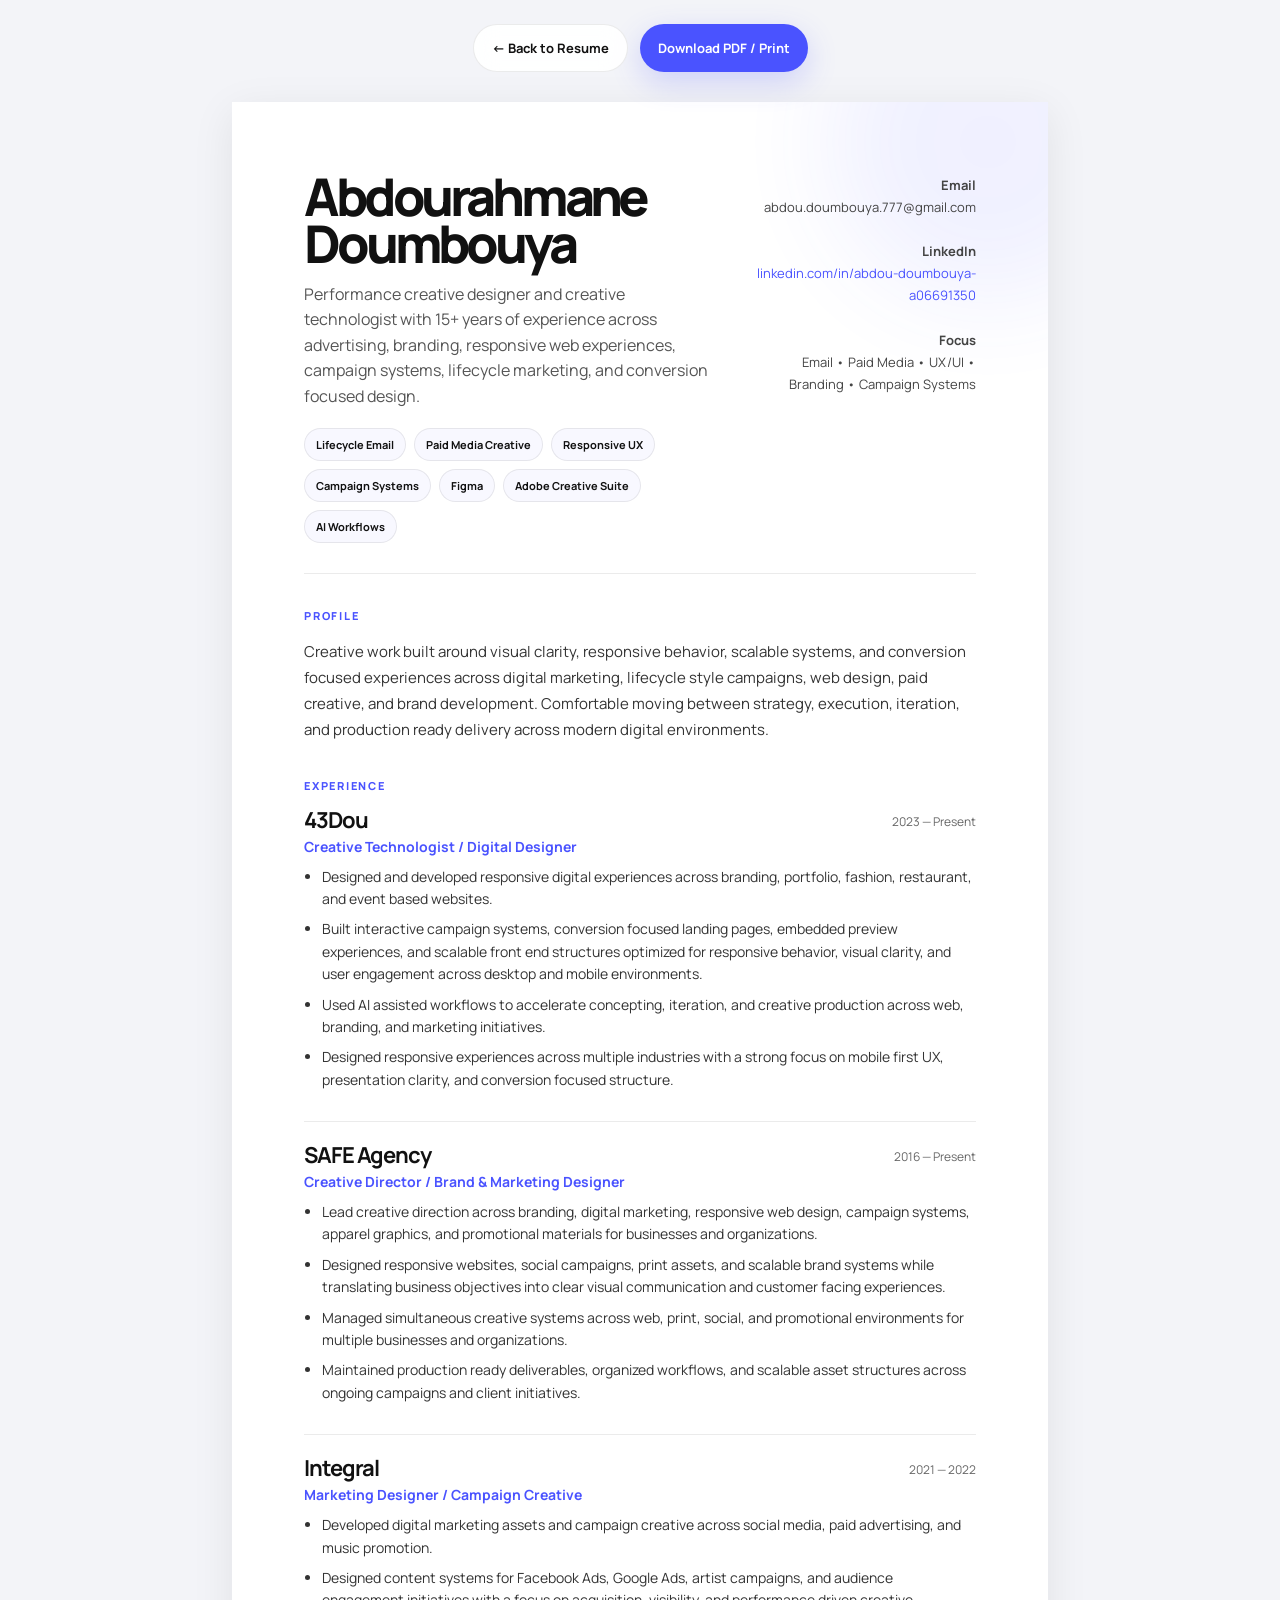
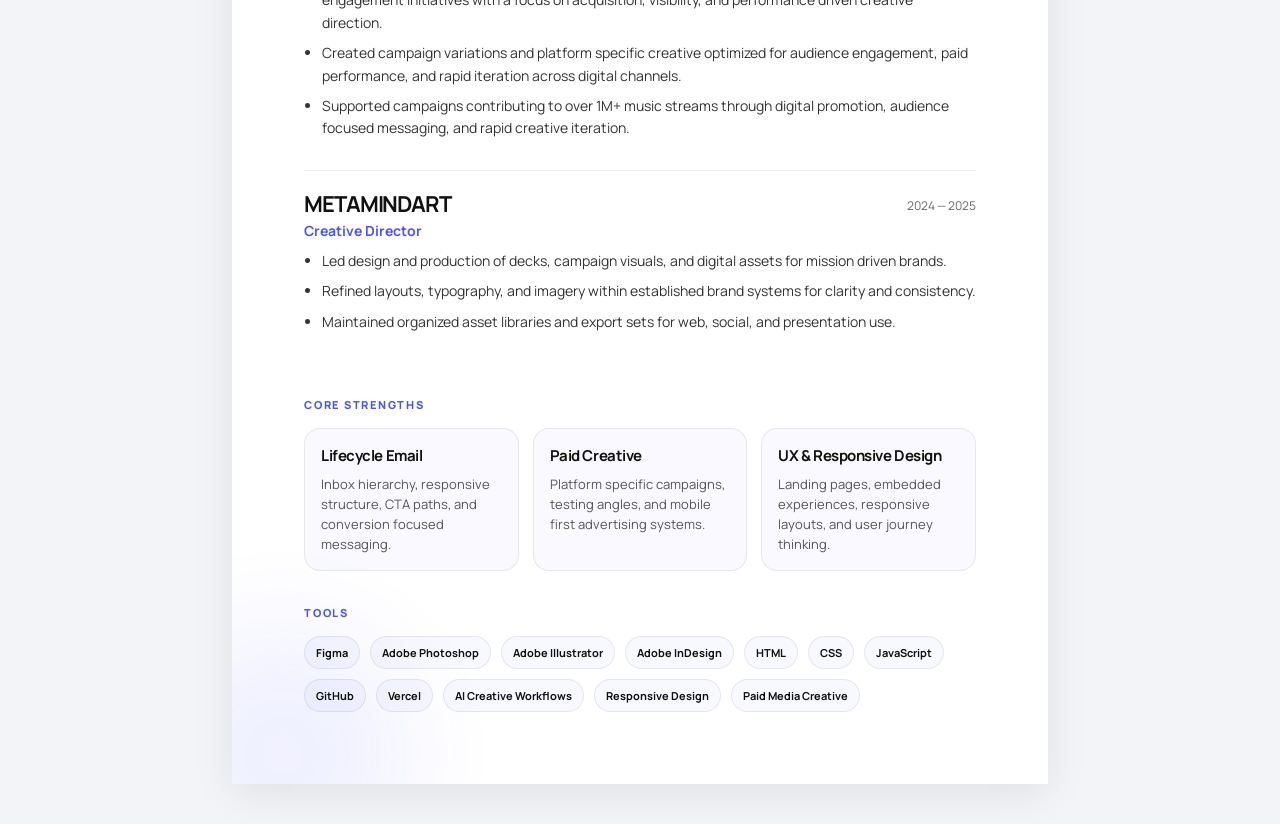
<file: resume-print.html>
<!DOCTYPE html>
<html lang="en">
<head>
  <meta charset="UTF-8" />
  <meta name="viewport" content="width=device-width, initial-scale=1.0" />
  <title>Abdourahmane Doumbouya Resume</title>

  <link rel="preconnect" href="https://fonts.googleapis.com">
  <link rel="preconnect" href="https://fonts.gstatic.com" crossorigin>
  <link href="https://fonts.googleapis.com/css2?family=Manrope:wght@400;500;600;700;800&display=swap" rel="stylesheet">

  <style>
    * {
      box-sizing: border-box;
    }

    body {
      margin: 0;
      background: #f3f4f8;
      font-family: "Manrope", sans-serif;
      color: #111111;
      -webkit-print-color-adjust: exact;
      print-color-adjust: exact;
    }

    .resume-controls {
      position: sticky;
      top: 20px;
      z-index: 999;
      width: fit-content;
      margin: 24px auto -10px;
      display: flex;
      gap: 12px;
    }

    .resume-control-btn {
      appearance: none;
      border: 0;
      text-decoration: none;
      font-family: "Manrope", sans-serif;
      font-size: 13px;
      font-weight: 700;
      border-radius: 999px;
      padding: 14px 18px;
      cursor: pointer;
      transition: transform 0.25s ease, box-shadow 0.25s ease, background 0.25s ease;
    }

    .resume-control-btn:hover {
      transform: translateY(-2px);
    }

    .resume-control-btn.primary {
      background: #4A53FF;
      color: white;
      box-shadow: 0 10px 30px rgba(74,83,255,0.22);
    }

    .resume-control-btn.secondary {
      background: rgba(255,255,255,0.92);
      color: #111111;
      border: 1px solid rgba(0,0,0,0.08);
      backdrop-filter: blur(12px);
    }

    .page {
      width: 8.5in;
      min-height: 11in;
      margin: 40px auto;
      background: #ffffff;
      padding: 0.75in;
      box-shadow: 0 10px 40px rgba(0,0,0,0.08);
      position: relative;
      overflow: hidden;
    }

    .accent-orb {
      position: absolute;
      border-radius: 50%;
      filter: blur(50px);
      opacity: 0.08;
      pointer-events: none;
    }

    .orb-one {
      width: 320px;
      height: 320px;
      background: #4A53FF;
      top: -120px;
      right: -100px;
    }

    .orb-two {
      width: 260px;
      height: 260px;
      background: #4A53FF;
      bottom: -100px;
      left: -80px;
    }

    .topbar {
      display: flex;
      justify-content: space-between;
      align-items: flex-start;
      gap: 40px;
      padding-bottom: 30px;
      border-bottom: 1px solid rgba(0,0,0,0.08);
      position: relative;
      z-index: 2;
    }

    .identity h1 {
      margin: 0;
      font-size: 52px;
      line-height: 0.9;
      letter-spacing: -0.08em;
      font-weight: 800;
    }

    .identity p {
      margin: 14px 0 0;
      font-size: 16px;
      line-height: 1.6;
      color: #555555;
      max-width: 520px;
    }

    .contact {
      text-align: right;
      font-size: 13px;
      line-height: 1.7;
      color: #444444;
      min-width: 220px;
    }

    .contact a {
      color: #4A53FF;
      text-decoration: none;
    }

    .capabilities {
      display: flex;
      flex-wrap: wrap;
      gap: 8px;
      margin-top: 18px;
      position: relative;
      z-index: 2;
    }

    .capabilities span,
    .tools span {
      border: 1px solid rgba(0,0,0,0.08);
      border-radius: 999px;
      padding: 8px 11px;
      font-size: 11px;
      font-weight: 700;
      background: rgba(74,83,255,0.04);
    }

    .section {
      margin-top: 34px;
      position: relative;
      z-index: 2;
    }

    .section-label {
      font-size: 11px;
      font-weight: 800;
      letter-spacing: 0.16em;
      text-transform: uppercase;
      color: #4A53FF;
      margin-bottom: 16px;
    }

    .summary {
      font-size: 15px;
      line-height: 1.75;
      color: #333333;
    }

    .experience-item {
      padding: 22px 0;
      border-top: 1px solid rgba(0,0,0,0.08);
    }

    .experience-item:first-of-type {
      border-top: 0;
      padding-top: 0;
    }

    .experience-head {
      display: flex;
      justify-content: space-between;
      align-items: flex-start;
      gap: 24px;
      margin-bottom: 10px;
    }

    .experience-head h3 {
      margin: 0;
      font-size: 22px;
      letter-spacing: -0.05em;
      line-height: 1;
    }

    .role {
      margin-top: 6px;
      font-size: 14px;
      color: #4A53FF;
      font-weight: 700;
    }

    .dates {
      font-size: 12px;
      color: #666666;
      white-space: nowrap;
      padding-top: 4px;
    }

    .experience-item ul {
      margin: 0;
      padding-left: 18px;
    }

    .experience-item li {
      margin-bottom: 8px;
      font-size: 14px;
      line-height: 1.6;
      color: #333333;
    }

    .skills-grid {
      display: grid;
      grid-template-columns: repeat(3, 1fr);
      gap: 14px;
    }

    .skill-card {
      border: 1px solid rgba(0,0,0,0.08);
      border-radius: 16px;
      padding: 16px;
      background: rgba(74,83,255,0.03);
    }

    .skill-card strong {
      display: block;
      margin-bottom: 8px;
      font-size: 15px;
      letter-spacing: -0.03em;
    }

    .skill-card p {
      margin: 0;
      font-size: 13px;
      line-height: 1.55;
      color: #555555;
    }

    .tools {
      display: flex;
      flex-wrap: wrap;
      gap: 10px;
    }

    @media print {
      body {
        background: #ffffff;
      }

      .resume-controls {
        display: none !important;
      }

      .page {
        width: 100%;
        min-height: auto;
        margin: 0;
        box-shadow: none;
        page-break-after: avoid;
      }
    }

    @media (max-width: 900px) {
      .page {
        width: calc(100% - 24px);
        padding: 32px;
      }

      .topbar,
      .experience-head {
        flex-direction: column;
      }

      .contact {
        text-align: left;
      }

      .skills-grid {
        grid-template-columns: 1fr;
      }

      .resume-controls {
        width: calc(100% - 24px);
        justify-content: center;
        flex-wrap: wrap;
      }
    }
  </style>
</head>

<body>
  <div class="resume-controls">
    <a href="resume.html" class="resume-control-btn secondary">
      ← Back to Resume
    </a>

    <button class="resume-control-btn primary" onclick="window.print()">
      Download PDF / Print
    </button>
  </div>

  <div class="page">
    <div class="accent-orb orb-one"></div>
    <div class="accent-orb orb-two"></div>

    <header class="topbar">
      <div class="identity">
        <h1>Abdourahmane<br>Doumbouya</h1>
        <p>
          Performance creative designer and creative technologist with 15+ years of experience across advertising, branding, responsive web experiences, campaign systems, lifecycle marketing, and conversion focused design.
        </p>

        <div class="capabilities">
          <span>Lifecycle Email</span>
          <span>Paid Media Creative</span>
          <span>Responsive UX</span>
          <span>Campaign Systems</span>
          <span>Figma</span>
          <span>Adobe Creative Suite</span>
          <span>AI Workflows</span>
        </div>
      </div>

      <div class="contact">
        <strong>Email</strong><br>
        abdou.doumbouya.777@gmail.com
        <br><br>

        <strong>LinkedIn</strong><br>
        <a href="https://www.linkedin.com/in/abdou-doumbouya-a06691350/">
          linkedin.com/in/abdou-doumbouya-a06691350
        </a>
        <br><br>

        <strong>Focus</strong><br>
        Email • Paid Media • UX/UI • Branding • Campaign Systems
      </div>
    </header>

    <section class="section">
      <div class="section-label">Profile</div>
      <div class="summary">
        Creative work built around visual clarity, responsive behavior, scalable systems, and conversion focused experiences across digital marketing, lifecycle style campaigns, web design, paid creative, and brand development. Comfortable moving between strategy, execution, iteration, and production ready delivery across modern digital environments.
      </div>
    </section>

    <section class="section">
      <div class="section-label">Experience</div>

      <article class="experience-item">
        <div class="experience-head">
          <div>
            <h3>43Dou</h3>
            <div class="role">Creative Technologist / Digital Designer</div>
          </div>
          <div class="dates">2023 — Present</div>
        </div>

        <ul>
          <li>Designed and developed responsive digital experiences across branding, portfolio, fashion, restaurant, and event based websites.</li>
          <li>Built interactive campaign systems, conversion focused landing pages, embedded preview experiences, and scalable front end structures optimized for responsive behavior, visual clarity, and user engagement across desktop and mobile environments.</li>
          <li>Used AI assisted workflows to accelerate concepting, iteration, and creative production across web, branding, and marketing initiatives.</li>
          <li>Designed responsive experiences across multiple industries with a strong focus on mobile first UX, presentation clarity, and conversion focused structure.</li>
        </ul>
      </article>

      <article class="experience-item">
        <div class="experience-head">
          <div>
            <h3>SAFE Agency</h3>
            <div class="role">Creative Director / Brand & Marketing Designer</div>
          </div>
          <div class="dates">2016 — Present</div>
        </div>

        <ul>
          <li>Lead creative direction across branding, digital marketing, responsive web design, campaign systems, apparel graphics, and promotional materials for businesses and organizations.</li>
          <li>Designed responsive websites, social campaigns, print assets, and scalable brand systems while translating business objectives into clear visual communication and customer facing experiences.</li>
          <li>Managed simultaneous creative systems across web, print, social, and promotional environments for multiple businesses and organizations.</li>
          <li>Maintained production ready deliverables, organized workflows, and scalable asset structures across ongoing campaigns and client initiatives.</li>
        </ul>
      </article>

      <article class="experience-item">
        <div class="experience-head">
          <div>
            <h3>Integral</h3>
            <div class="role">Marketing Designer / Campaign Creative</div>
          </div>
          <div class="dates">2021 — 2022</div>
        </div>

        <ul>
          <li>Developed digital marketing assets and campaign creative across social media, paid advertising, and music promotion.</li>
          <li>Designed content systems for Facebook Ads, Google Ads, artist campaigns, and audience engagement initiatives with a focus on acquisition, visibility, and performance driven creative direction.</li>
          <li>Created campaign variations and platform specific creative optimized for audience engagement, paid performance, and rapid iteration across digital channels.</li>
          <li>Supported campaigns contributing to over 1M+ music streams through digital promotion, audience focused messaging, and rapid creative iteration.</li>
        </ul>
      </article>

      <article class="experience-item">
        <div class="experience-head">
          <div>
            <h3>METAMINDART</h3>
            <div class="role">Creative Director</div>
          </div>
          <div class="dates">2024 — 2025</div>
        </div>

        <ul>
          <li>Led design and production of decks, campaign visuals, and digital assets for mission driven brands.</li>
          <li>Refined layouts, typography, and imagery within established brand systems for clarity and consistency.</li>
          <li>Maintained organized asset libraries and export sets for web, social, and presentation use.</li>
        </ul>
      </article>
    </section>

    <section class="section">
      <div class="section-label">Core Strengths</div>

      <div class="skills-grid">
        <div class="skill-card">
          <strong>Lifecycle Email</strong>
          <p>Inbox hierarchy, responsive structure, CTA paths, and conversion focused messaging.</p>
        </div>

        <div class="skill-card">
          <strong>Paid Creative</strong>
          <p>Platform specific campaigns, testing angles, and mobile first advertising systems.</p>
        </div>

        <div class="skill-card">
          <strong>UX & Responsive Design</strong>
          <p>Landing pages, embedded experiences, responsive layouts, and user journey thinking.</p>
        </div>
      </div>
    </section>

    <section class="section">
      <div class="section-label">Tools</div>

      <div class="tools">
        <span>Figma</span>
        <span>Adobe Photoshop</span>
        <span>Adobe Illustrator</span>
        <span>Adobe InDesign</span>
        <span>HTML</span>
        <span>CSS</span>
        <span>JavaScript</span>
        <span>GitHub</span>
        <span>Vercel</span>
        <span>AI Creative Workflows</span>
        <span>Responsive Design</span>
        <span>Paid Media Creative</span>
      </div>
    </section>
  </div>
</body>
</html>
</file>
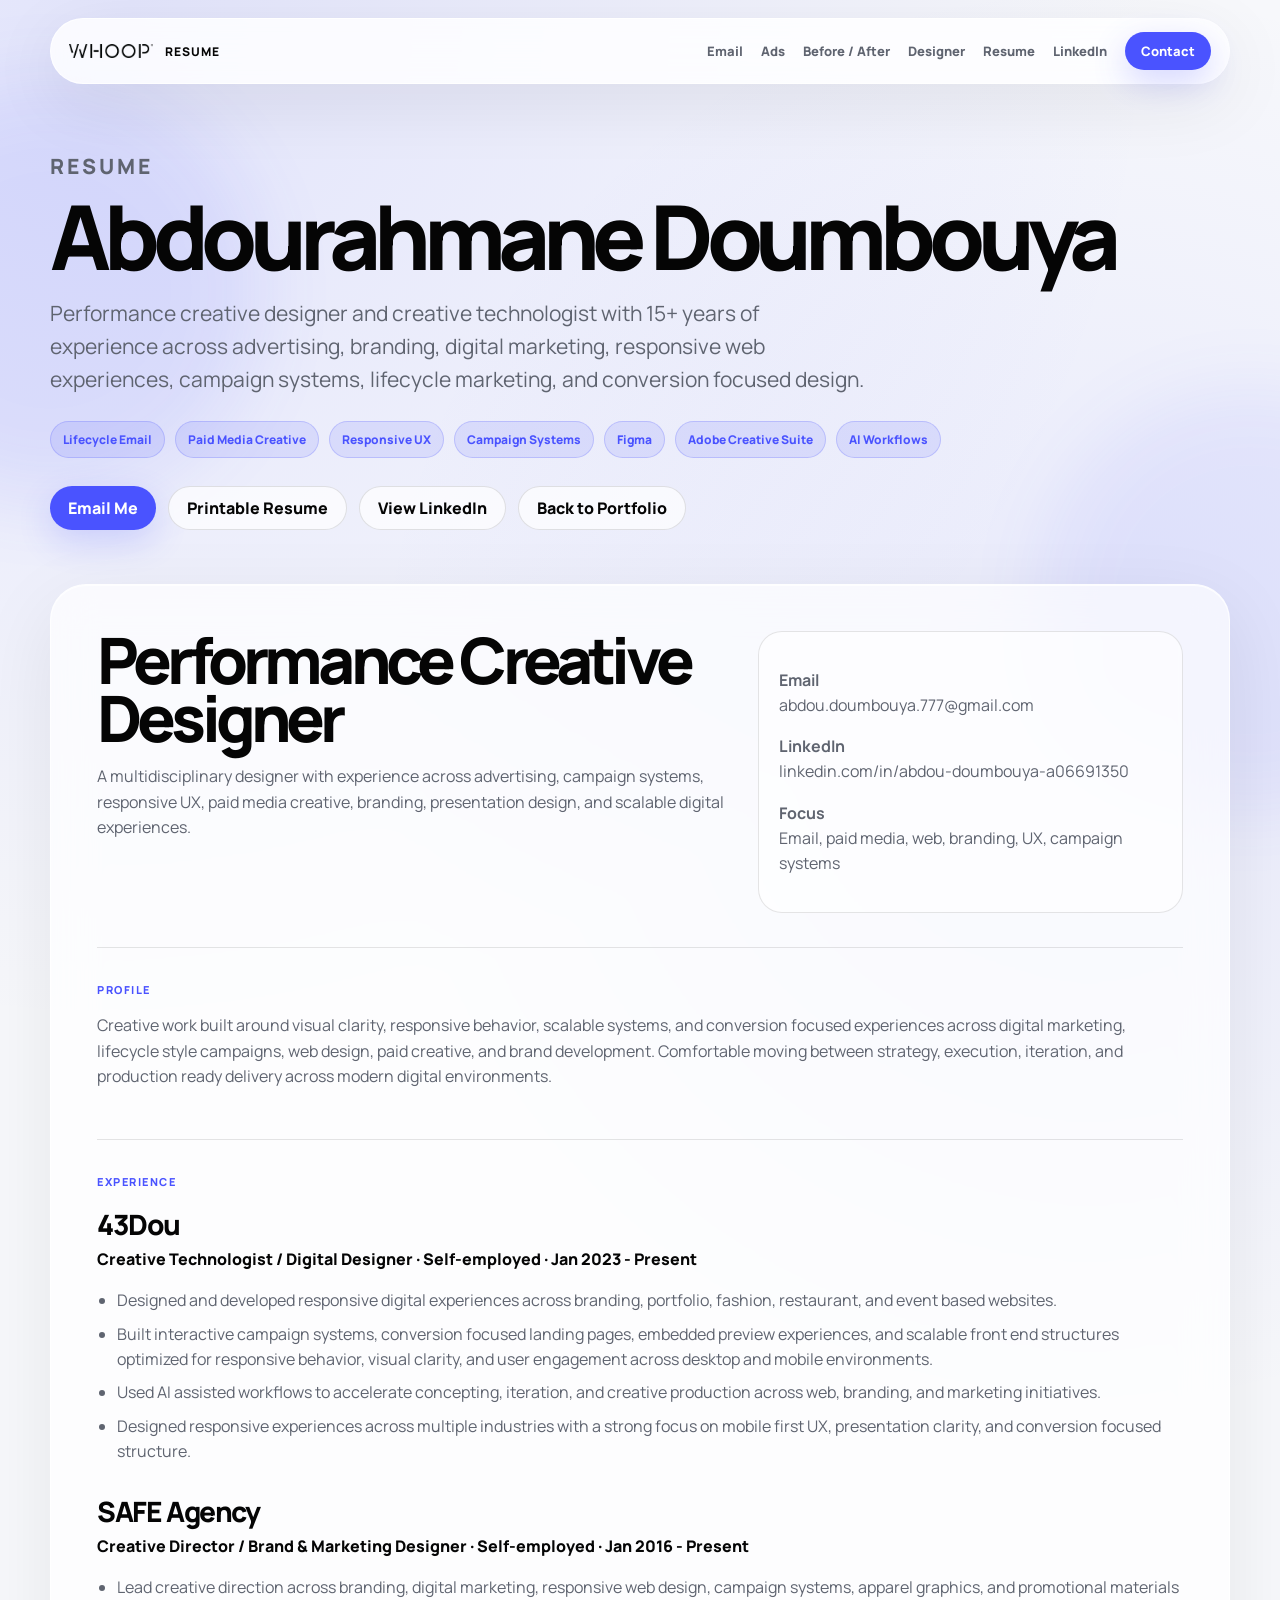
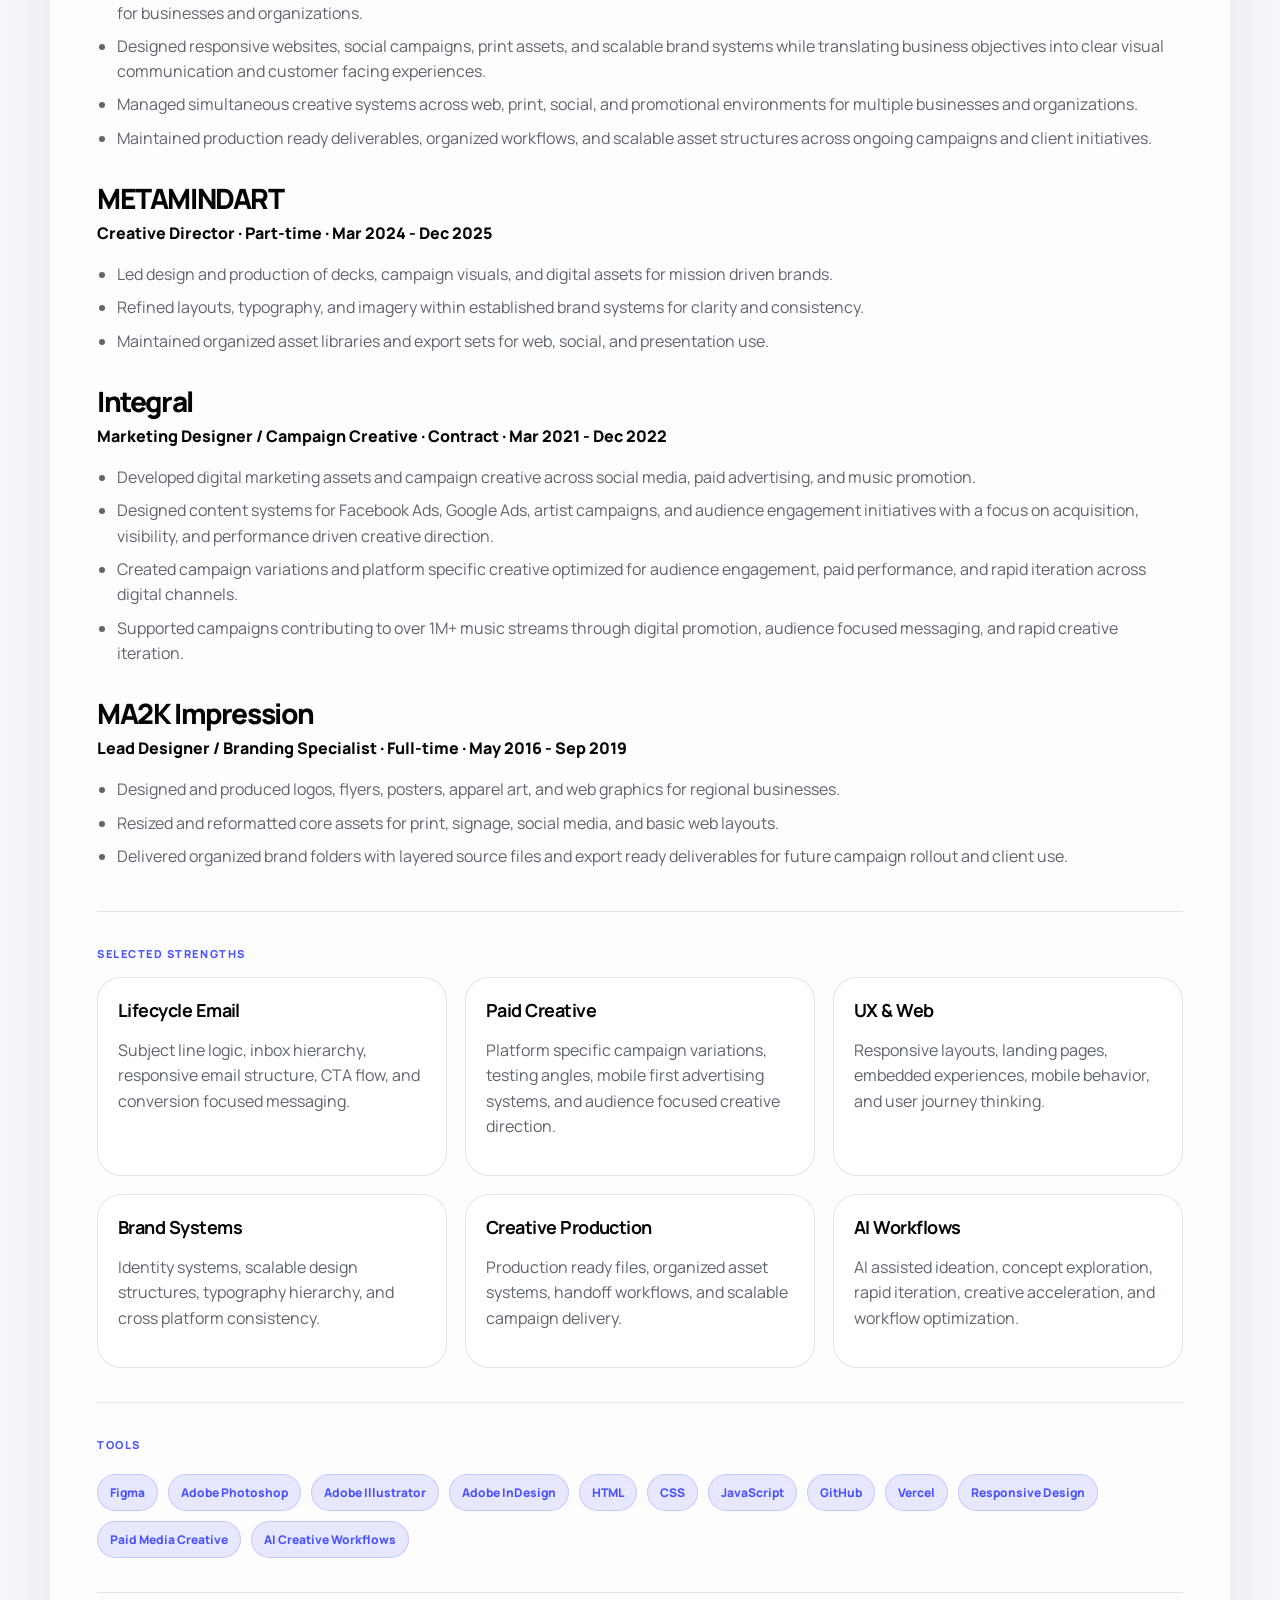
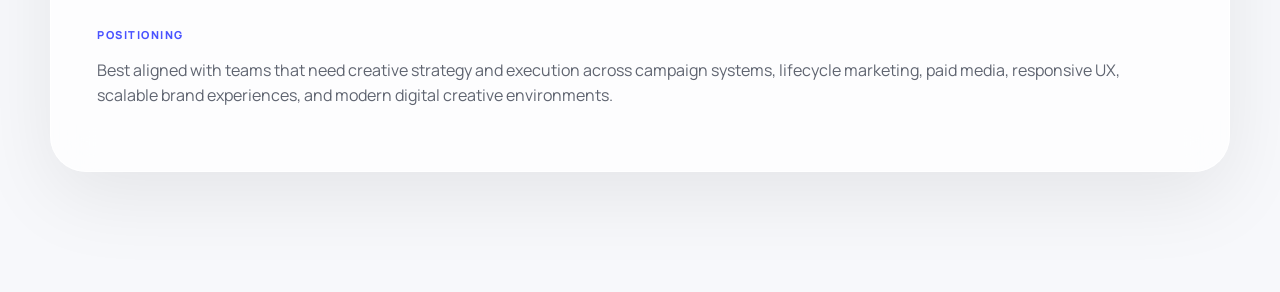
<file: resume.html>
<!DOCTYPE html>
<html lang="en">
<head>
  <meta charset="UTF-8" />
  <meta name="viewport" content="width=device-width, initial-scale=1.0" />

  <title>Resume | Abdourahmane Doumbouya</title>
  <meta name="description" content="Resume for Abdourahmane Doumbouya, performance creative designer and creative technologist." />

  <link rel="preconnect" href="https://fonts.googleapis.com">
  <link rel="preconnect" href="https://fonts.gstatic.com" crossorigin>
  <link href="https://fonts.googleapis.com/css2?family=Manrope:wght@400;500;600;700;800&display=swap" rel="stylesheet">

  <link rel="stylesheet" href="style.css" />
</head>

<body>
  <div class="background-orb orb-one"></div>
  <div class="background-orb orb-two"></div>

  <header class="site-header">
    <a href="index.html" class="brand-lockup">
      <img src="img/whoop_logo.png" alt="WHOOP logo" />
      <span>Resume</span>
    </a>

    <nav>
      <a href="index.html#email-lab">Email</a>
      <a href="index.html#ad-lab">Ads</a>
      <a href="index.html#optimization-lab">Before / After</a>
      <a href="index.html#designer-lab">Designer</a>
      <a href="resume.html">Resume</a>
      <a href="https://www.linkedin.com/in/abdou-doumbouya-a06691350/" target="_blank" rel="noopener">LinkedIn</a>
      <a href="mailto:abdou.doumbouya.777@gmail.com" class="nav-cta">Contact</a>
    </nav>
  </header>

  <main id="top">
    <section class="resume-hero">
      <p class="eyebrow">Resume</p>

      <h1>Abdourahmane Doumbouya</h1>

      <p>
        Performance creative designer and creative technologist with 15+ years of experience across advertising, branding, digital marketing, responsive web experiences, campaign systems, lifecycle marketing, and conversion focused design.
      </p>

      <div class="skill-tags" style="margin-top:24px;">
        <span>Lifecycle Email</span>
        <span>Paid Media Creative</span>
        <span>Responsive UX</span>
        <span>Campaign Systems</span>
        <span>Figma</span>
        <span>Adobe Creative Suite</span>
        <span>AI Workflows</span>
      </div>

      <div class="hero-actions">
        <a class="btn primary" href="mailto:abdou.doumbouya.777@gmail.com">
          Email Me
        </a>

        <a class="btn secondary" href="resume-print.html" target="_blank">
          Printable Resume
        </a>

        <a class="btn secondary" href="https://www.linkedin.com/in/abdou-doumbouya-a06691350/" target="_blank" rel="noopener">
          View LinkedIn
        </a>

        <a class="btn secondary" href="index.html">
          Back to Portfolio
        </a>
      </div>
    </section>

    <section class="resume-page glass-card">
      <div class="resume-header-grid">
        <div>
          <h2>Performance Creative Designer</h2>

          <p>
            A multidisciplinary designer with experience across advertising, campaign systems, responsive UX, paid media creative, branding, presentation design, and scalable digital experiences.
          </p>
        </div>

        <div class="resume-contact-card">
          <p>
            <strong>Email</strong><br>
            abdou.doumbouya.777@gmail.com
          </p>

          <p>
            <strong>LinkedIn</strong><br>
            <a href="https://www.linkedin.com/in/abdou-doumbouya-a06691350/" target="_blank" rel="noopener">
              linkedin.com/in/abdou-doumbouya-a06691350
            </a>
          </p>

          <p>
            <strong>Focus</strong><br>
            Email, paid media, web, branding, UX, campaign systems
          </p>
        </div>
      </div>

      <div class="resume-section">
        <span>Profile</span>

        <p>
          Creative work built around visual clarity, responsive behavior, scalable systems, and conversion focused experiences across digital marketing, lifecycle style campaigns, web design, paid creative, and brand development. Comfortable moving between strategy, execution, iteration, and production ready delivery across modern digital environments.
        </p>
      </div>

      <div class="resume-section">
        <span>Experience</span>

        <div class="resume-role">
          <h3>43Dou</h3>

          <p class="resume-meta">
            Creative Technologist / Digital Designer · Self-employed · Jan 2023 - Present
          </p>

          <ul>
            <li>
              Designed and developed responsive digital experiences across branding, portfolio, fashion, restaurant, and event based websites.
            </li>

            <li>
              Built interactive campaign systems, conversion focused landing pages, embedded preview experiences, and scalable front end structures optimized for responsive behavior, visual clarity, and user engagement across desktop and mobile environments.
            </li>

            <li>
              Used AI assisted workflows to accelerate concepting, iteration, and creative production across web, branding, and marketing initiatives.
            </li>

            <li>
              Designed responsive experiences across multiple industries with a strong focus on mobile first UX, presentation clarity, and conversion focused structure.
            </li>
          </ul>
        </div>

        <div class="resume-role">
          <h3>SAFE Agency</h3>

          <p class="resume-meta">
            Creative Director / Brand & Marketing Designer · Self-employed · Jan 2016 - Present
          </p>

          <ul>
            <li>
              Lead creative direction across branding, digital marketing, responsive web design, campaign systems, apparel graphics, and promotional materials for businesses and organizations.
            </li>

            <li>
              Designed responsive websites, social campaigns, print assets, and scalable brand systems while translating business objectives into clear visual communication and customer facing experiences.
            </li>

            <li>
              Managed simultaneous creative systems across web, print, social, and promotional environments for multiple businesses and organizations.
            </li>

            <li>
              Maintained production ready deliverables, organized workflows, and scalable asset structures across ongoing campaigns and client initiatives.
            </li>
          </ul>
        </div>

        <div class="resume-role">
          <h3>METAMINDART</h3>

          <p class="resume-meta">
            Creative Director · Part-time · Mar 2024 - Dec 2025
          </p>

          <ul>
            <li>
              Led design and production of decks, campaign visuals, and digital assets for mission driven brands.
            </li>

            <li>
              Refined layouts, typography, and imagery within established brand systems for clarity and consistency.
            </li>

            <li>
              Maintained organized asset libraries and export sets for web, social, and presentation use.
            </li>
          </ul>
        </div>

        <div class="resume-role">
          <h3>Integral</h3>

          <p class="resume-meta">
            Marketing Designer / Campaign Creative · Contract · Mar 2021 - Dec 2022
          </p>

          <ul>
            <li>
              Developed digital marketing assets and campaign creative across social media, paid advertising, and music promotion.
            </li>

            <li>
              Designed content systems for Facebook Ads, Google Ads, artist campaigns, and audience engagement initiatives with a focus on acquisition, visibility, and performance driven creative direction.
            </li>

            <li>
              Created campaign variations and platform specific creative optimized for audience engagement, paid performance, and rapid iteration across digital channels.
            </li>

            <li>
              Supported campaigns contributing to over 1M+ music streams through digital promotion, audience focused messaging, and rapid creative iteration.
            </li>
          </ul>
        </div>

        <div class="resume-role">
          <h3>MA2K Impression</h3>

          <p class="resume-meta">
            Lead Designer / Branding Specialist · Full-time · May 2016 - Sep 2019
          </p>

          <ul>
            <li>
              Designed and produced logos, flyers, posters, apparel art, and web graphics for regional businesses.
            </li>

            <li>
              Resized and reformatted core assets for print, signage, social media, and basic web layouts.
            </li>

            <li>
              Delivered organized brand folders with layered source files and export ready deliverables for future campaign rollout and client use.
            </li>
          </ul>
        </div>
      </div>

      <div class="resume-section">
        <span>Selected Strengths</span>

        <div class="resume-skill-grid">
          <div>
            <strong>Lifecycle Email</strong>

            <p>
              Subject line logic, inbox hierarchy, responsive email structure, CTA flow, and conversion focused messaging.
            </p>
          </div>

          <div>
            <strong>Paid Creative</strong>

            <p>
              Platform specific campaign variations, testing angles, mobile first advertising systems, and audience focused creative direction.
            </p>
          </div>

          <div>
            <strong>UX & Web</strong>

            <p>
              Responsive layouts, landing pages, embedded experiences, mobile behavior, and user journey thinking.
            </p>
          </div>

          <div>
            <strong>Brand Systems</strong>

            <p>
              Identity systems, scalable design structures, typography hierarchy, and cross platform consistency.
            </p>
          </div>

          <div>
            <strong>Creative Production</strong>

            <p>
              Production ready files, organized asset systems, handoff workflows, and scalable campaign delivery.
            </p>
          </div>

          <div>
            <strong>AI Workflows</strong>

            <p>
              AI assisted ideation, concept exploration, rapid iteration, creative acceleration, and workflow optimization.
            </p>
          </div>
        </div>
      </div>

      <div class="resume-section">
        <span>Tools</span>

        <div class="skill-tags">
          <span>Figma</span>
          <span>Adobe Photoshop</span>
          <span>Adobe Illustrator</span>
          <span>Adobe InDesign</span>
          <span>HTML</span>
          <span>CSS</span>
          <span>JavaScript</span>
          <span>GitHub</span>
          <span>Vercel</span>
          <span>Responsive Design</span>
          <span>Paid Media Creative</span>
          <span>AI Creative Workflows</span>
        </div>
      </div>

      <div class="resume-section">
        <span>Positioning</span>

        <p>
          Best aligned with teams that need creative strategy and execution across campaign systems, lifecycle marketing, paid media, responsive UX, scalable brand experiences, and modern digital creative environments.
        </p>
      </div>
    </section>
  </main>
</body>
</html>
</file>
<file: style.css>
:root {
  --bg: #f7f8fb;
  --ink: #050505;
  --muted: #5f6470;
  --soft: rgba(255,255,255,0.68);
  --soft-solid: #ffffff;
  --soft-2: #ebeef5;
  --line: rgba(0,0,0,0.11);
  --accent: #4A53FF;
  --accent-soft: rgba(74,83,255,0.12);
  --accent-glow: rgba(74,83,255,0.28);
  --radius: 28px;
  --max: 1180px;
}

* {
  box-sizing: border-box;
}

html {
  scroll-behavior: smooth;
  overflow-x: hidden;
}

body {
  margin: 0;
  background:
    radial-gradient(circle at 10% 0%, rgba(74,83,255,0.12), transparent 28%),
    radial-gradient(circle at 85% 20%, rgba(74,83,255,0.09), transparent 24%),
    var(--bg);
  color: var(--ink);
  font-family: "Manrope", Arial, sans-serif;
  overflow-x: hidden;
}

img,
video {
  max-width: 100%;
  display: block;
}

button,
a {
  font: inherit;
}

button {
  cursor: pointer;
}

a {
  color: inherit;
  text-decoration: none;
}

h1,
h2,
h3,
h4,
.brand-lockup,
.nav-cta,
.btn,
.email-cta,
.toolbar-join {
  font-family: "Manrope", Arial, sans-serif;
  font-weight: 800;
}

.background-orb {
  position: fixed;
  width: 420px;
  height: 420px;
  border-radius: 999px;
  filter: blur(40px);
  opacity: 0.35;
  z-index: -1;
  pointer-events: none;
}

.orb-one {
  top: 80px;
  left: -160px;
  background: rgba(74,83,255,0.3);
}

.orb-two {
  right: -180px;
  bottom: 10%;
  background: rgba(74,83,255,0.22);
}

.glass-card {
  background: rgba(255,255,255,0.68);
  border: 1px solid rgba(255,255,255,0.74);
  box-shadow:
    0 24px 80px rgba(0,0,0,0.08),
    inset 0 1px 0 rgba(255,255,255,0.8);
  backdrop-filter: blur(22px);
  -webkit-backdrop-filter: blur(22px);
}

.site-header {
  position: fixed;
  top: 18px;
  left: 50%;
  transform: translateX(-50%);
  width: min(var(--max), calc(100% - 32px));
  min-height: 66px;
  padding: 0 18px;
  border-radius: 999px;
  background: rgba(255,255,255,0.82);
  border: 1px solid rgba(255,255,255,0.82);
  backdrop-filter: blur(18px);
  display: flex;
  align-items: center;
  justify-content: space-between;
  z-index: 100;
  box-shadow: 0 18px 70px rgba(0,0,0,0.08);
}

.site-header.scrolled {
  background: rgba(255,255,255,0.94);
  border-color: rgba(74,83,255,0.22);
}

.brand-lockup {
  display: flex;
  align-items: center;
  gap: 12px;
  font-size: 12px;
  font-weight: 950;
  text-transform: uppercase;
  letter-spacing: 0.08em;
}

.brand-lockup img {
  width: 84px;
}

nav {
  display: flex;
  gap: 18px;
  align-items: center;
  font-size: 13px;
  font-weight: 850;
  color: var(--muted);
}

.nav-cta {
  color: #fff;
  background: var(--accent);
  padding: 10px 16px;
  border-radius: 999px;
  box-shadow: 0 12px 34px rgba(74,83,255,0.24);
}

.hero,
.section,
.process-strip {
  width: min(var(--max), calc(100% - 32px));
  margin: 0 auto;
}

.hero {
  min-height: 100vh;
  padding: 150px 0 72px;
  display: grid;
  grid-template-columns: minmax(0, 0.92fr) minmax(0, 1.08fr);
  gap: 34px;
  align-items: center;
}

.hero-media {
  border-radius: 38px;
  overflow: hidden;
  position: relative;
}

.hero-media video {
  width: 100%;
  aspect-ratio: 16 / 9;
  object-fit: cover;
}

.hero-media-caption {
  position: absolute;
  left: 18px;
  right: 18px;
  bottom: 18px;
  padding: 18px;
  border-radius: 24px;
  background: rgba(255,255,255,0.78);
  backdrop-filter: blur(18px);
}

.hero-media-caption span,
.process-strip span,
.eyebrow,
.walkthrough-note span,
.strategy-note span,
.audit-label,
.designer-card > span,
.cover-letter > span {
  color: var(--accent);
  font-size: 11px;
  font-weight: 950;
  text-transform: uppercase;
  letter-spacing: 0.14em;
}

.hero-media-caption strong {
  display: block;
  margin-top: 6px;
  font-size: 18px;
  letter-spacing: -0.03em;
}

.eyebrow {
  margin: 0 0 14px;
}

.eyebrow.small {
  font-size: 10px;
}

h1,
.section-heading h2,
.contact-section h2 {
  margin: 0;
  font-size: clamp(48px, 6.4vw, 96px);
  line-height: 0.9;
  letter-spacing: -0.08em;
}

.hero-copy p,
.section-heading p {
  color: var(--muted);
  font-size: clamp(17px, 1.8vw, 21px);
  line-height: 1.58;
  max-width: 780px;
}

.hero-actions {
  display: flex;
  gap: 12px;
  flex-wrap: wrap;
  margin-top: 28px;
}

.btn,
.email-cta,
.mobile-ad-copy button,
.desktop-ad button,
.after-creative button,
.clean-email button,
.toolbar-join {
  display: inline-flex;
  align-items: center;
  justify-content: center;
  min-height: 44px;
  padding: 0 18px;
  border: 0;
  border-radius: 999px;
  font-weight: 950;
}

.btn.primary,
.email-cta,
.mobile-ad-copy button,
.desktop-ad button,
.after-creative button,
.clean-email button,
.toolbar-join {
  background: var(--accent);
  color: #fff;
  box-shadow: 0 12px 34px rgba(74,83,255,0.2);
}

.btn.secondary {
  border: 1px solid var(--line);
  background: rgba(255,255,255,0.7);
}

.process-strip {
  display: grid;
  grid-template-columns: repeat(5, 1fr);
  border-radius: var(--radius);
  overflow: hidden;
  margin-bottom: 48px;
}

.process-strip article {
  padding: 20px;
  border-right: 1px solid rgba(0,0,0,0.08);
  font-weight: 900;
}

.process-strip article:last-child {
  border-right: 0;
}

.process-strip span {
  display: block;
  margin-bottom: 8px;
}

.section {
  padding: 86px 0;
  scroll-margin-top: 105px;
}

.section-heading {
  max-width: 880px;
  margin-bottom: 28px;
}

.walkthrough-note {
  max-width: 880px;
  border-radius: 28px;
  padding: 20px 22px;
  margin-bottom: 28px;
}

.walkthrough-note p {
  color: var(--muted);
  line-height: 1.58;
  margin: 8px 0 0;
}

/* EMAIL TOGGLE */

.email-view-toggle {
  width: max-content;
  max-width: 100%;
  display: flex;
  gap: 8px;
  padding: 8px;
  border-radius: 999px;
  margin: 0 0 18px;
}

.email-view-btn {
  border: 0;
  border-radius: 999px;
  background: transparent;
  color: var(--muted);
  padding: 10px 15px;
  font-weight: 950;
  cursor: pointer;
}

.email-view-btn.active {
  background: var(--accent);
  color: #fff;
  box-shadow: 0 12px 34px rgba(74,83,255,0.2);
}

.email-view-panel {
  display: none;
}

.email-view-panel.active.email-desktop-view {
  display: grid;
}

.email-view-panel.active.email-mobile-view {
  display: block;
}

/* MAIL APP */

.mail-app {
  border-radius: 34px;
  overflow: hidden;
  min-height: 680px;
  grid-template-columns: 170px 310px minmax(0, 1fr);
}

.mail-sidebar {
  background: rgba(241,244,248,0.86);
  padding: 14px;
  border-right: 1px solid rgba(0,0,0,0.08);
}

.window-dots {
  display: flex;
  gap: 7px;
  margin-bottom: 24px;
}

.window-dots span {
  width: 12px;
  height: 12px;
  border-radius: 50%;
}

.window-dots span:nth-child(1) { background: #ff5f57; }
.window-dots span:nth-child(2) { background: #febc2e; }
.window-dots span:nth-child(3) { background: #28c840; }

.mail-sidebar-label {
  color: var(--muted);
  font-size: 12px;
  font-weight: 800;
}

.mail-folder {
  width: 100%;
  border: 0;
  background: transparent;
  padding: 10px 12px;
  border-radius: 12px;
  display: flex;
  justify-content: space-between;
  font-weight: 850;
  color: var(--ink);
  margin-bottom: 4px;
}

.mail-folder.active {
  background: rgba(74,83,255,0.12);
  color: var(--accent);
}

.mail-sidebar-bottom {
  margin-top: 260px;
  color: var(--muted);
  font-size: 12px;
}

.mail-list-panel {
  background: rgba(255,255,255,0.76);
  border-right: 1px solid rgba(0,0,0,0.08);
}

.mail-list-header {
  height: 76px;
  padding: 14px 16px;
  display: flex;
  justify-content: space-between;
  border-bottom: 1px solid rgba(0,0,0,0.08);
}

.mail-list-header h3 {
  margin: 0;
  font-size: 20px;
  letter-spacing: -0.04em;
}

.mail-list-header p {
  margin: 2px 0 0;
  color: var(--muted);
  font-size: 12px;
}

.mail-list-header button,
.toolbar-actions button {
  border: 0;
  background: rgba(0,0,0,0.06);
  border-radius: 999px;
  padding: 8px 12px;
  font-weight: 850;
}

.campaign-list {
  height: 604px;
  overflow-y: auto;
}

.mail-campaign {
  width: 100%;
  border: 0;
  background: transparent;
  text-align: left;
  padding: 14px 16px;
  border-bottom: 1px solid rgba(0,0,0,0.07);
}

.mail-campaign.active {
  background: var(--accent);
  color: #fff;
}

.mail-campaign span {
  display: block;
  font-size: 11px;
  font-weight: 950;
  letter-spacing: 0.12em;
  text-transform: uppercase;
  color: var(--accent);
}

.mail-campaign.active span,
.mail-campaign.active small {
  color: rgba(255,255,255,0.78);
}

.mail-campaign strong {
  display: block;
  margin: 6px 0;
  font-size: 15px;
  line-height: 1.18;
}

.mail-campaign small {
  color: var(--muted);
  line-height: 1.35;
}

.mail-reader-panel {
  background: rgba(255,255,255,0.62);
  padding: 16px;
}

.reader-toolbar {
  min-height: 50px;
  display: flex;
  justify-content: space-between;
  align-items: center;
  gap: 12px;
}

.toolbar-actions {
  display: flex;
  gap: 8px;
  flex-wrap: wrap;
}

.toolbar-join {
  font-size: 13px;
}

.opened-email-window {
  border-radius: 24px;
  background: #fff;
  border: 1px solid rgba(0,0,0,0.08);
  overflow: hidden;
  min-height: 500px;
}

.opened-email-header {
  display: flex;
  gap: 14px;
  padding: 20px;
  border-bottom: 1px solid rgba(0,0,0,0.08);
}

.sender-avatar {
  width: 42px;
  height: 42px;
  border-radius: 50%;
  background: #050505;
  color: #fff;
  display: grid;
  place-items: center;
  font-weight: 950;
}

.opened-email-header p {
  margin: 4px 0;
  font-weight: 850;
}

.opened-email-header small {
  color: var(--muted);
}

.opened-email-scroll {
  height: 380px;
  overflow-y: auto;
  background: #f7f8fb;
  padding: 18px;
}

.opened-email-content {
  background: #fff;
  border-radius: 24px;
  padding: 24px;
  min-height: 620px;
  border: 1px solid rgba(0,0,0,0.07);
}

.opened-email-content h3 {
  margin: 0 0 14px;
  font-size: clamp(34px, 4vw, 58px);
  line-height: 0.92;
  letter-spacing: -0.075em;
}

.opened-email-content p,
.strategy-note p,
.campaign-before p,
.campaign-after p,
.designer-card p,
.cover-letter p {
  color: var(--muted);
  line-height: 1.56;
}

.email-supplement {
  display: none;
  margin: 20px 0;
}

.email-supplement.active {
  display: block;
}

.email-supplement img {
  width: 100%;
  border-radius: 22px;
}

.metric-card {
  margin: 22px 0;
  border-radius: 24px;
  padding: 20px;
}

.dark,
.after-creative {
  background:
    radial-gradient(circle at 85% 10%, rgba(74,83,255,0.55), transparent 34%),
    #050505;
  color: #fff;
}

.metric-card span,
.after-creative span {
  color: #cbd0ff;
  font-size: 10px;
  font-weight: 950;
  text-transform: uppercase;
  letter-spacing: 0.14em;
}

.metric-card strong {
  display: block;
  margin: 8px 0;
  font-size: 58px;
  line-height: 0.88;
  letter-spacing: -0.08em;
}

.metric-card p,
.after-creative p {
  color: rgba(255,255,255,0.72);
  margin-bottom: 0;
}

.email-section {
  margin: 20px 0;
  padding-top: 18px;
  border-top: 1px solid var(--line);
}

.email-section h4 {
  margin: 0 0 8px;
  font-size: 22px;
  letter-spacing: -0.04em;
}

.strategy-note {
  margin: 16px 0 0;
  border-radius: 22px;
  padding: 16px;
  background: var(--accent-soft);
  border: 1px solid rgba(74,83,255,0.25);
}

.reader-note {
  margin-top: 14px;
}

.strategy-note.compact {
  margin: 16px 0 0;
}

/* MOBILE MAIL */

.mobile-mail-demo {
  margin-top: 0;
  border-radius: 34px;
  padding: 24px;
}

.mobile-mail-top {
  margin-bottom: 18px;
}

.mobile-mail-top span {
  color: var(--accent);
  font-size: 11px;
  font-weight: 950;
  text-transform: uppercase;
  letter-spacing: 0.14em;
}

.mobile-mail-top strong {
  display: block;
  margin-top: 6px;
  font-size: 28px;
  letter-spacing: -0.05em;
}

.mobile-mail-grid {
  display: grid;
  grid-template-columns: 0.9fr 1.1fr;
  gap: 20px;
}

.mobile-inbox-phone,
.mobile-open-phone {
  border: 7px solid #111;
  border-radius: 34px;
  background: #fff;
  padding: 16px;
  min-height: 520px;
}

.phone-speaker {
  width: 70px;
  height: 7px;
  background: #111;
  opacity: 0.18;
  border-radius: 999px;
  margin: 0 auto 22px;
}

.mobile-inbox-title span {
  color: var(--muted);
}

.mobile-inbox-title strong {
  display: block;
  font-size: 34px;
  letter-spacing: -0.06em;
}

.mobile-campaign {
  width: 100%;
  border: 1px solid rgba(0,0,0,0.09);
  background: #f4f5f8;
  border-radius: 18px;
  padding: 12px;
  text-align: left;
  margin-top: 10px;
}

.mobile-campaign.active {
  background: var(--accent);
  color: #fff;
}

.mobile-campaign span {
  display: block;
  color: var(--accent);
  font-size: 10px;
  font-weight: 950;
  text-transform: uppercase;
  letter-spacing: 0.12em;
}

.mobile-campaign.active span,
.mobile-campaign.active small {
  color: rgba(255,255,255,0.78);
}

.mobile-campaign strong {
  display: block;
  font-size: 15px;
  line-height: 1.15;
  margin: 6px 0;
}

.mobile-campaign small {
  color: var(--muted);
}

.mobile-open-header {
  border-bottom: 1px solid rgba(0,0,0,0.08);
  padding-bottom: 14px;
  margin-bottom: 14px;
}

.mobile-open-header strong {
  display: block;
  font-size: 18px;
  line-height: 1.2;
}

.mobile-open-header small {
  color: var(--muted);
}

.mobile-open-scroll {
  height: 390px;
  overflow-y: auto;
}

.mobile-open-scroll h3 {
  font-size: 36px;
  line-height: 0.94;
  letter-spacing: -0.07em;
  margin: 0 0 12px;
}

/* ADS */

.ad-lab {
  display: grid;
  grid-template-columns: minmax(280px, 0.8fr) minmax(0, 1.2fr);
  gap: 22px;
}

.ad-selector {
  padding: 16px;
  border-radius: 30px;
}

.ad-option {
  width: 100%;
  text-align: left;
  border: 1px solid rgba(0,0,0,0.09);
  border-radius: 20px;
  background: rgba(255,255,255,0.66);
  color: var(--ink);
  padding: 14px;
  margin-top: 10px;
}

.ad-option.active {
  border-color: var(--accent);
  background: var(--accent-soft);
}

.ad-option span {
  color: var(--accent);
  font-size: 10px;
  font-weight: 950;
  text-transform: uppercase;
  letter-spacing: 0.14em;
}

.ad-option strong {
  display: block;
  margin: 7px 0;
  font-size: 16px;
  line-height: 1.1;
}

.ad-option small {
  color: var(--muted);
  line-height: 1.38;
}

.ad-stage {
  padding: 16px;
  border-radius: 30px;
  display: grid;
  grid-template-columns: 310px minmax(0, 1fr);
  gap: 16px;
}

.mobile-feed-ad,
.desktop-ad {
  position: relative;
  overflow: hidden;
  border-radius: 28px;
  background: #050505;
  color: #fff;
}

.mobile-feed-ad {
  min-height: 560px;
}

.mobile-feed-ad video {
  width: 100%;
  height: 100%;
  object-fit: cover;
  position: absolute;
  inset: 0;
}

.mobile-feed-ad::after {
  content: "";
  position: absolute;
  inset: 0;
  background: linear-gradient(to top, rgba(0,0,0,0.78), transparent 58%);
}

.mobile-ad-copy {
  position: absolute;
  inset: auto 16px 16px;
  z-index: 2;
}

.mobile-ad-copy span,
.desktop-ad span {
  color: #cbd0ff;
  font-size: 10px;
  font-weight: 950;
  text-transform: uppercase;
  letter-spacing: 0.14em;
}

.mobile-ad-copy h3,
.desktop-ad h3,
.campaign-before h3,
.campaign-after h3,
.designer-card h3,
.cover-letter h3 {
  margin: 8px 0 10px;
  font-size: clamp(30px, 3.6vw, 54px);
  line-height: 0.92;
  letter-spacing: -0.075em;
}

.mobile-ad-copy p,
.desktop-ad p {
  color: rgba(255,255,255,0.76);
}

.desktop-ad {
  min-height: 300px;
  padding: 24px;
  display: flex;
  align-items: flex-end;
  justify-content: space-between;
  gap: 18px;
  background:
    radial-gradient(circle at 80% 10%, rgba(74,83,255,0.45), transparent 34%),
    #050505;
}

.ad-note {
  grid-column: 1 / -1;
  margin: 0;
}

/* OPTIMIZATION + DESIGNER */

.optimization-grid {
  display: grid;
  grid-template-columns: repeat(2, 1fr);
  gap: 20px;
}

.campaign-before,
.campaign-after {
  padding: 26px;
  border-radius: 30px;
}

.before-creative,
.after-creative {
  min-height: 300px;
  border-radius: 28px;
  margin: 24px 0;
  padding: 22px;
}

.before-creative {
  background: rgba(255,255,255,0.6);
  border: 1px solid rgba(0,0,0,0.08);
  display: grid;
  gap: 12px;
}

.before-hero-block,
.before-text-line,
.before-button {
  border-radius: 14px;
  background: rgba(0,0,0,0.12);
}

.before-hero-block {
  height: 90px;
}

.before-text-line {
  height: 22px;
  width: 70%;
}

.before-text-line.wide {
  width: 100%;
}

.before-button {
  width: 150px;
  height: 44px;
}

.after-creative {
  display: flex;
  flex-direction: column;
  justify-content: center;
}

.after-creative strong {
  display: block;
  font-size: clamp(54px, 7vw, 92px);
  line-height: 0.84;
  letter-spacing: -0.08em;
  margin: 8px 0 14px;
}

.pain-list {
  padding-left: 18px;
}

.pain-list li {
  color: var(--muted);
  line-height: 1.65;
  margin-bottom: 8px;
}

.pain-list strong {
  color: var(--ink);
}

.designer-grid {
  display: grid;
  grid-template-columns: 0.9fr 1.1fr;
  gap: 20px;
}

.designer-card,
.cover-letter {
  padding: 28px;
  border-radius: 30px;
}

.designer-card > span,
.cover-letter > span {
  color: var(--accent);
}

.skill-tags {
  display: flex;
  gap: 10px;
  flex-wrap: wrap;
  margin-top: 22px;
}

.skill-tags span {
  border: 1px solid rgba(74,83,255,0.22);
  background: var(--accent-soft);
  color: var(--accent);
  border-radius: 999px;
  padding: 9px 12px;
  font-size: 12px;
  font-weight: 900;
}

.contact-section {
  text-align: center;
  padding-bottom: 130px;
}

.reveal,
.reveal.visible {
  opacity: 1;
  transform: none;
  transition: none;
}

@media (max-width: 1150px) {
  .mail-app {
    grid-template-columns: 140px 280px minmax(0, 1fr);
  }
}

@media (max-width: 1050px) {
  .hero,
  .ad-lab,
  .optimization-grid,
  .designer-grid,
  .mobile-mail-grid {
    grid-template-columns: 1fr;
  }

  .mail-app {
    grid-template-columns: 1fr;
  }

  .mail-sidebar {
    display: none;
  }

  .campaign-list {
    height: auto;
    max-height: 340px;
  }

  .opened-email-scroll {
    height: 480px;
  }

  .ad-stage {
    grid-template-columns: 1fr;
  }

  .mobile-feed-ad {
    max-width: 370px;
    width: 100%;
    justify-self: center;
  }

  .process-strip {
    grid-template-columns: repeat(2, 1fr);
  }
}

@media (max-width: 850px) {
  .site-header {
    top: 12px;
    width: calc(100% - 28px);
  }

  .brand-lockup span,
  nav a:not(.nav-cta) {
    display: none;
  }

  .brand-lockup img {
    width: 78px;
  }

  .hero,
  .section,
  .process-strip {
    width: calc(100% - 28px);
  }

  .hero {
    min-height: auto;
    padding-top: 130px;
  }

  h1,
  .section-heading h2,
  .contact-section h2 {
    font-size: clamp(42px, 12vw, 64px);
  }

  .process-strip {
    grid-template-columns: 1fr;
  }

  .process-strip article {
    border-right: 0;
    border-bottom: 1px solid rgba(0,0,0,0.08);
  }

  .section {
    padding: 72px 0;
  }

  .email-view-toggle {
    width: 100%;
    display: grid;
    grid-template-columns: 1fr 1fr;
  }

  .email-view-btn {
    width: 100%;
  }

  .mail-app {
    border-radius: 28px;
  }

  .mail-list-header {
    height: auto;
  }

  .reader-toolbar {
    align-items: flex-start;
    flex-direction: column;
  }

  .opened-email-content {
    padding: 20px;
  }

  .opened-email-content h3 {
    font-size: clamp(36px, 11vw, 54px);
  }

  .mobile-inbox-phone,
  .mobile-open-phone {
    min-height: auto;
  }

  .desktop-ad {
    flex-direction: column;
    align-items: flex-start;
  }

  .metric-card strong {
    font-size: 52px;
  }
}

.email-brand-row {
  display: flex;
  align-items: center;
  margin-bottom: 28px;
}

.email-brand-row img {
  width: 92px;
  height: auto;
}

.single-mobile-mail-phone {
  width: min(390px, 100%);
  margin: 0 auto;
  border: 7px solid #111;
  border-radius: 34px;
  background: #fff;
  padding: 16px;
  min-height: 620px;
  overflow: hidden;
}

.mobile-screen {
  display: none;
}

.mobile-screen.active {
  display: block;
}

.mobile-back-btn {
  border: 0;
  background: rgba(0,0,0,0.06);
  border-radius: 999px;
  padding: 9px 13px;
  font-weight: 900;
  margin-bottom: 16px;
}

.mobile-open-header img {
  width: 88px;
  height: auto;
  margin-bottom: 18px;
}

.mobile-open-scroll {
  height: 430px;
  overflow-y: auto;
  padding-right: 4px;
}

.mobile-open-scroll::-webkit-scrollbar {
  width: 6px;
}

.mobile-open-scroll::-webkit-scrollbar-thumb {
  background: rgba(0,0,0,0.16);
  border-radius: 999px;
}

@media (max-width: 850px) {
  .single-mobile-mail-phone {
    min-height: 600px;
  }

  .mobile-open-scroll {
    height: 410px;
  }
}

.resume-hero {
  width: min(var(--max), calc(100% - 32px));
  margin: 0 auto;
  padding: 150px 0 54px;
}

.resume-hero h1 {
  margin: 0;
  font-size: clamp(52px, 7vw, 108px);
  line-height: 0.88;
  letter-spacing: -0.08em;
}

.resume-hero p {
  color: var(--muted);
  font-size: clamp(17px, 1.8vw, 21px);
  line-height: 1.58;
  max-width: 820px;
}

.resume-page {
  width: min(var(--max), calc(100% - 32px));
  margin: 0 auto 120px;
  border-radius: 36px;
  padding: clamp(24px, 4vw, 46px);
}

.resume-header-grid {
  display: grid;
  grid-template-columns: 1.2fr 0.8fr;
  gap: 24px;
  padding-bottom: 34px;
  border-bottom: 1px solid rgba(0,0,0,0.1);
}

.resume-header-grid h2 {
  margin: 0 0 12px;
  font-size: clamp(36px, 5vw, 72px);
  line-height: 0.92;
  letter-spacing: -0.075em;
}

.resume-header-grid p,
.resume-section p,
.resume-role li,
.resume-skill-grid p {
  color: var(--muted);
  line-height: 1.58;
}

.resume-contact-card {
  border: 1px solid rgba(0,0,0,0.1);
  border-radius: 24px;
  padding: 20px;
  background: rgba(255,255,255,0.62);
}

.resume-section {
  padding: 34px 0;
  border-bottom: 1px solid rgba(0,0,0,0.1);
}

.resume-section:last-child {
  border-bottom: 0;
  padding-bottom: 0;
}

.resume-section > span {
  display: block;
  color: var(--accent);
  font-size: 11px;
  font-weight: 950;
  text-transform: uppercase;
  letter-spacing: 0.14em;
  margin-bottom: 16px;
}

.resume-role {
  margin-bottom: 28px;
}

.resume-role:last-child {
  margin-bottom: 0;
}

.resume-role h3 {
  margin: 0 0 4px;
  font-size: 28px;
  letter-spacing: -0.05em;
}

.resume-meta {
  margin-top: 0;
  font-weight: 800;
  color: var(--ink) !important;
}

.resume-role ul {
  margin: 14px 0 0;
  padding-left: 20px;
}

.resume-role li {
  margin-bottom: 8px;
}

.resume-skill-grid {
  display: grid;
  grid-template-columns: repeat(3, 1fr);
  gap: 18px;
}

.resume-skill-grid div {
  border: 1px solid rgba(0,0,0,0.1);
  border-radius: 24px;
  padding: 20px;
  background: rgba(255,255,255,0.62);
}

.resume-skill-grid strong {
  display: block;
  font-size: 18px;
  margin-bottom: 8px;
  letter-spacing: -0.03em;
}

@media (max-width: 900px) {
  .resume-header-grid,
  .resume-skill-grid {
    grid-template-columns: 1fr;
  }

  .resume-hero {
    padding-top: 130px;
  }
}
</file>
